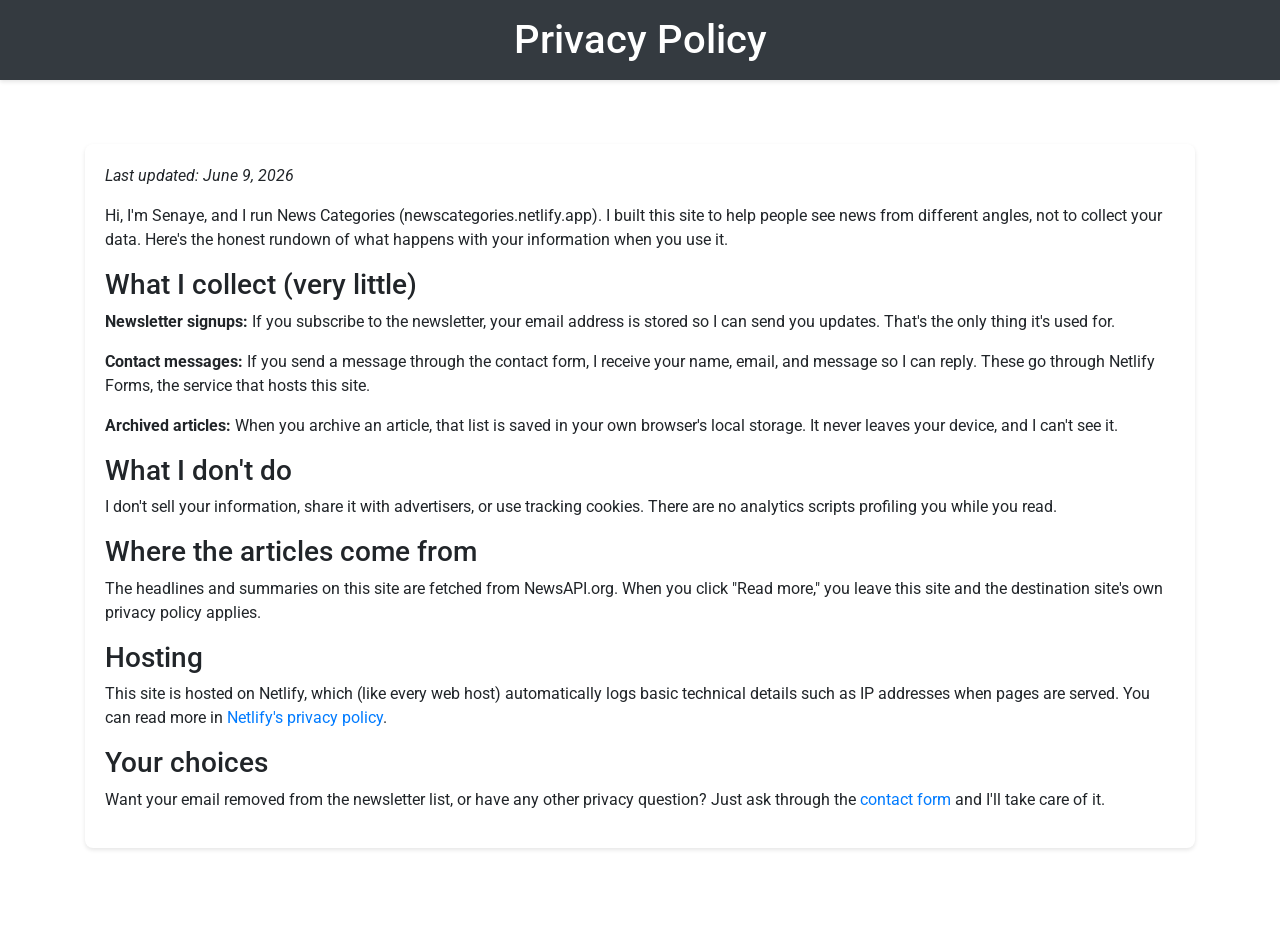
<file: privacy.html>
<!DOCTYPE html>
<html lang="en">
<head>
    <meta charset="UTF-8">
    <meta name="viewport" content="width=device-width, initial-scale=1.0">
    <title>Privacy Policy - News Categories</title>
    <link rel="icon" href="favicon.svg" type="image/svg+xml">
    <link rel="icon" href="favicon.ico" sizes="32x32">
    <link rel="stylesheet" href="styles.css">
    <link href="https://stackpath.bootstrapcdn.com/bootstrap/4.5.2/css/bootstrap.min.css" rel="stylesheet">
</head>
<body>
    <header class="bg-dark text-white py-3">
        <div class="container">
            <h1 class="text-center">Privacy Policy</h1>
        </div>
    </header>
    <main class="container my-4">
        <section id="privacy-policy">
            <p><em>Last updated: June 9, 2026</em></p>

            <p>Hi, I'm Senaye, and I run News Categories (newscategories.netlify.app). I built this site to help people see news from different angles, not to collect your data. Here's the honest rundown of what happens with your information when you use it.</p>

            <h3>What I collect (very little)</h3>
            <p><strong>Newsletter signups:</strong> If you subscribe to the newsletter, your email address is stored so I can send you updates. That's the only thing it's used for.</p>
            <p><strong>Contact messages:</strong> If you send a message through the contact form, I receive your name, email, and message so I can reply. These go through Netlify Forms, the service that hosts this site.</p>
            <p><strong>Archived articles:</strong> When you archive an article, that list is saved in your own browser's local storage. It never leaves your device, and I can't see it.</p>

            <h3>What I don't do</h3>
            <p>I don't sell your information, share it with advertisers, or use tracking cookies. There are no analytics scripts profiling you while you read.</p>

            <h3>Where the articles come from</h3>
            <p>The headlines and summaries on this site are fetched from NewsAPI.org. When you click "Read more," you leave this site and the destination site's own privacy policy applies.</p>

            <h3>Hosting</h3>
            <p>This site is hosted on Netlify, which (like every web host) automatically logs basic technical details such as IP addresses when pages are served. You can read more in <a href="https://www.netlify.com/privacy/" target="_blank">Netlify's privacy policy</a>.</p>

            <h3>Your choices</h3>
            <p>Want your email removed from the newsletter list, or have any other privacy question? Just ask through the <a href="index.html#contact">contact form</a> and I'll take care of it.</p>
        </section>
    </main>
    <footer class="bg-dark text-white text-center py-3">
        <p>&copy; 2024 News Categories</p>
    </footer>
</body>
</html>
</file>
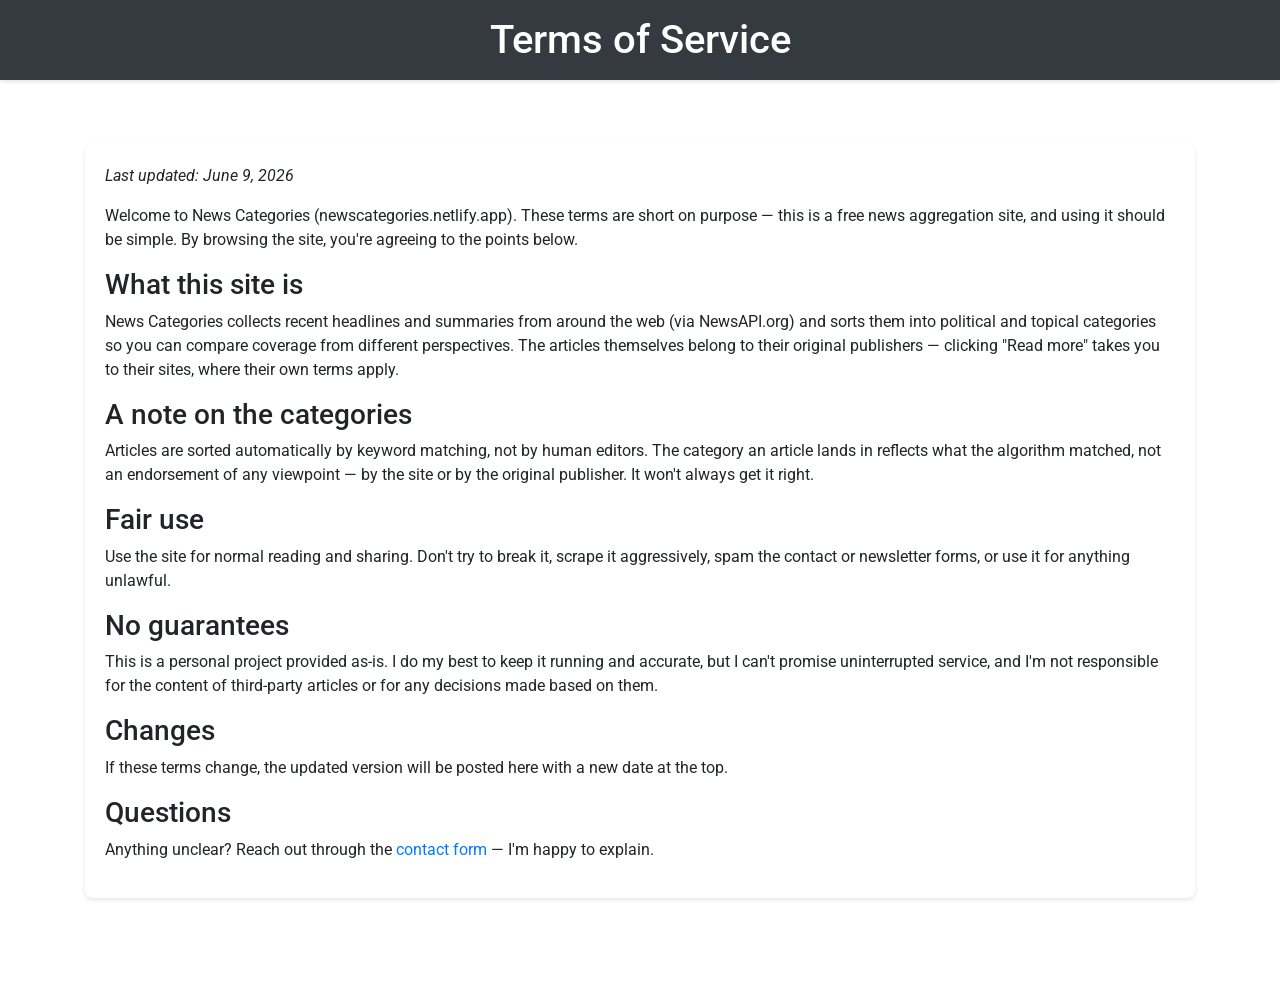
<file: terms.html>
<!DOCTYPE html>
<html lang="en">
<head>
    <meta charset="UTF-8">
    <meta name="viewport" content="width=device-width, initial-scale=1.0">
    <title>Terms of Service - News Categories</title>
    <link rel="icon" href="favicon.svg" type="image/svg+xml">
    <link rel="icon" href="favicon.ico" sizes="32x32">
    <link rel="stylesheet" href="styles.css">
    <link href="https://stackpath.bootstrapcdn.com/bootstrap/4.5.2/css/bootstrap.min.css" rel="stylesheet">
</head>
<body>
    <header class="bg-dark text-white py-3">
        <div class="container">
            <h1 class="text-center">Terms of Service</h1>
        </div>
    </header>
    <main class="container my-4">
        <section id="terms-of-service">
            <p><em>Last updated: June 9, 2026</em></p>

            <p>Welcome to News Categories (newscategories.netlify.app). These terms are short on purpose — this is a free news aggregation site, and using it should be simple. By browsing the site, you're agreeing to the points below.</p>

            <h3>What this site is</h3>
            <p>News Categories collects recent headlines and summaries from around the web (via NewsAPI.org) and sorts them into political and topical categories so you can compare coverage from different perspectives. The articles themselves belong to their original publishers — clicking "Read more" takes you to their sites, where their own terms apply.</p>

            <h3>A note on the categories</h3>
            <p>Articles are sorted automatically by keyword matching, not by human editors. The category an article lands in reflects what the algorithm matched, not an endorsement of any viewpoint — by the site or by the original publisher. It won't always get it right.</p>

            <h3>Fair use</h3>
            <p>Use the site for normal reading and sharing. Don't try to break it, scrape it aggressively, spam the contact or newsletter forms, or use it for anything unlawful.</p>

            <h3>No guarantees</h3>
            <p>This is a personal project provided as-is. I do my best to keep it running and accurate, but I can't promise uninterrupted service, and I'm not responsible for the content of third-party articles or for any decisions made based on them.</p>

            <h3>Changes</h3>
            <p>If these terms change, the updated version will be posted here with a new date at the top.</p>

            <h3>Questions</h3>
            <p>Anything unclear? Reach out through the <a href="index.html#contact">contact form</a> — I'm happy to explain.</p>
        </section>
    </main>
    <footer class="bg-dark text-white text-center py-3">
        <p>&copy; 2024 News Categories</p>
    </footer>
</body>
</html>
</file>
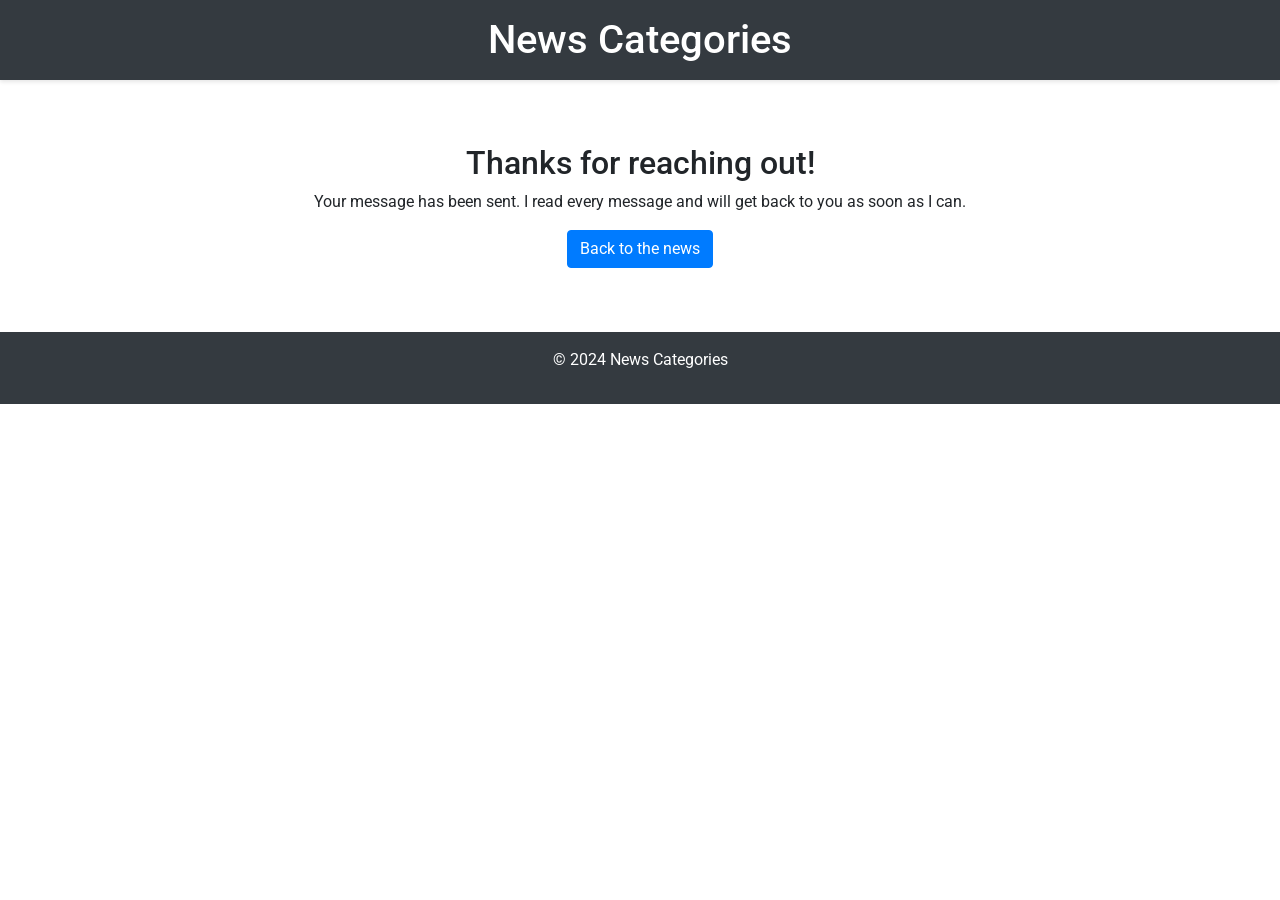
<file: thanks.html>
<!DOCTYPE html>
<html lang="en">
<head>
    <meta charset="UTF-8">
    <meta name="viewport" content="width=device-width, initial-scale=1.0">
    <title>Message Sent - News Categories</title>
    <link rel="icon" href="favicon.svg" type="image/svg+xml">
    <link rel="icon" href="favicon.ico" sizes="32x32">
    <link rel="stylesheet" href="styles.css">
    <link href="https://stackpath.bootstrapcdn.com/bootstrap/4.5.2/css/bootstrap.min.css" rel="stylesheet">
</head>
<body>
    <header class="bg-dark text-white py-3">
        <div class="container">
            <h1 class="text-center">News Categories</h1>
        </div>
    </header>
    <main class="container my-4 text-center">
        <h2>Thanks for reaching out!</h2>
        <p>Your message has been sent. I read every message and will get back to you as soon as I can.</p>
        <a href="/" class="btn btn-primary">Back to the news</a>
    </main>
    <footer class="bg-dark text-white text-center py-3">
        <p>&copy; 2024 News Categories</p>
    </footer>
</body>
</html>
</file>
<file: styles.css>
/* Import Google Font */
@import url('https://fonts.googleapis.com/css2?family=Roboto:wght@400;700&display=swap');

/* General Styles */
body {
    font-family: 'Roboto', sans-serif;
    margin: 0;
    padding: 0;
    background-color: #f4f4f9;
    color: #333;
}

header {
    background-color: #333;
    color: #fff;
    padding: 20px 0;
    text-align: center;
    box-shadow: 0 2px 4px rgba(0, 0, 0, 0.1);
}

header h1 {
    margin: 0;
    font-size: 2.5em;
}

nav ul {
    list-style: none;
    padding: 0;
    margin: 0;
}

nav ul li {
    display: inline;
    margin: 0 15px;
}

nav ul li a {
    color: #fff;
    text-decoration: none;
    font-weight: bold;
    transition: color 0.3s ease;
}

nav ul li a:hover {
    color: #ff4081;
}

main {
    padding: 40px 20px;
}

section {
    margin-bottom: 40px;
    padding: 20px;
    background-color: #fff;
    border-radius: 8px;
    box-shadow: 0 2px 4px rgba(0, 0, 0, 0.1);
}

section h2 {
    border-bottom: 2px solid #ff4081;
    padding-bottom: 10px;
    margin-bottom: 20px;
    font-size: 1.8em;
}

article {
    border: 1px solid #ccc;
    padding: 20px;
    margin-bottom: 20px;
    border-radius: 8px;
    box-shadow: 0 1px 3px rgba(0, 0, 0, 0.1);
    transition: transform 0.2s ease, box-shadow 0.2s ease;
}

article:hover {
    transform: translateY(-5px);
    box-shadow: 0 4px 8px rgba(0, 0, 0, 0.1);
}

article h3 {
    margin: 0 0 10px 0;
    font-size: 1.5em;
}

article p {
    margin: 0 0 10px 0;
}

article a {
    color: #ff4081;
    text-decoration: none;
    font-weight: bold;
    transition: color 0.3s ease;
}

article a:hover {
    color: #333;
}

footer {
    background-color: #333;
    color: #fff;
    text-align: center;
    padding: 20px 0;
    position: fixed;
    width: 100%;
    left: 0;
}
</file>
